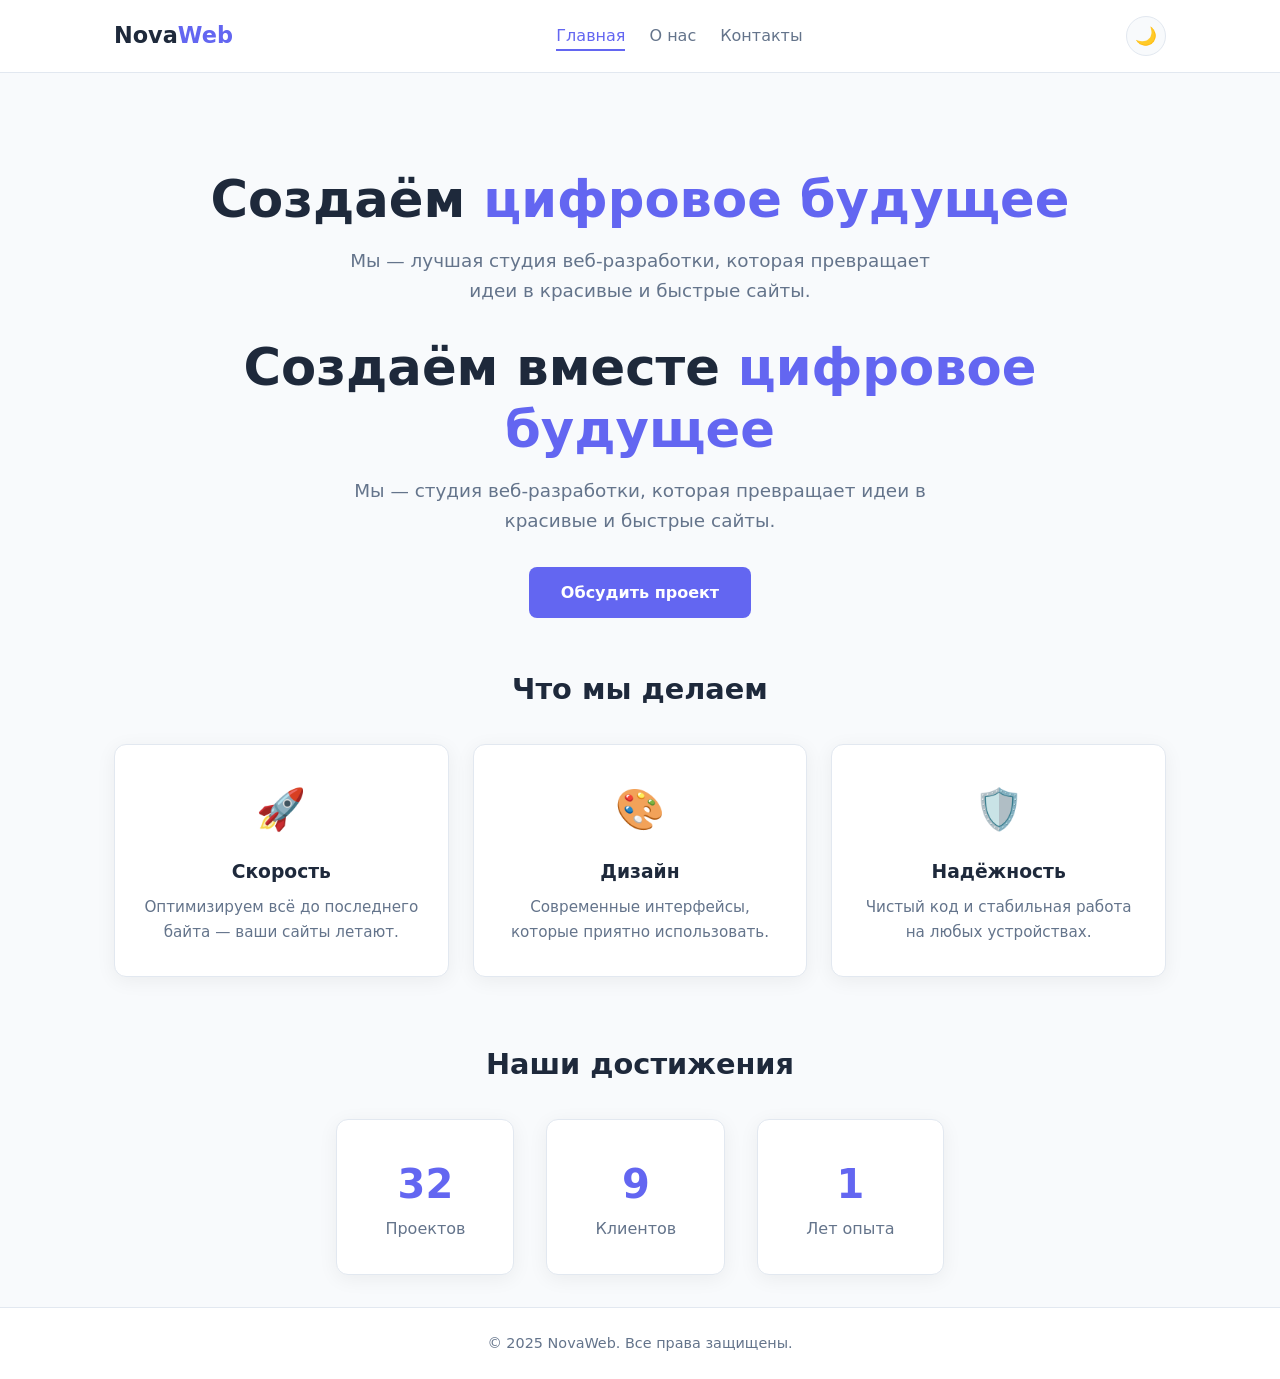
<file: index.html>
<!DOCTYPE html>
<html lang="ru">
<head>
    <meta charset="UTF-8">
    <meta name="viewport" content="width=device-width, initial-scale=1.0">
    <title>NovaWeb — Главная</title>
    <link rel="stylesheet" href="style.css">
</head>
<body>
    <header>
        <nav class="navbar">
            <div class="logo">Nova<span>Web</span></div>
            <ul class="nav-links">
                <li><a href="index.html" class="active">Главная</a></li>
                <li><a href="about.html">О нас</a></li>
                <li><a href="contact.html">Контакты</a></li>
            </ul>
            <button class="theme-toggle" id="themeToggle" title="Сменить тему">🌙</button>
        </nav>
    </header>

    <main>
        <section class="hero">

            <h1>Создаём <span class="accent">цифровое будущее</span></h1>
            <p>Мы — лучшая студия веб-разработки, которая превращает идеи в красивые и быстрые сайты.</p>

            <h1>Создаём вместе <span class="accent">цифровое будущее</span></h1>
            <p>Мы — студия веб-разработки, которая превращает идеи в красивые и быстрые сайты.</p>

            <a href="contact.html" class="btn">Обсудить проект</a>
        </section>

        <section class="features">
            <h2>Что мы делаем</h2>
            <div class="cards">
                <div class="card">
                    <div class="icon">🚀</div>
                    <h3>Скорость</h3>
                    <p>Оптимизируем всё до последнего байта — ваши сайты летают.</p>
                </div>
                <div class="card">
                    <div class="icon">🎨</div>
                    <h3>Дизайн</h3>
                    <p>Современные интерфейсы, которые приятно использовать.</p>
                </div>
                <div class="card">
                    <div class="icon">🛡️</div>
                    <h3>Надёжность</h3>
                    <p>Чистый код и стабильная работа на любых устройствах.</p>
                </div>
            </div>
        </section>

        <section class="counter-section">
            <h2>Наши достижения</h2>
            <div class="counters">
                <div class="counter-box">
                    <span class="counter" data-target="150">0</span>
                    <p>Проектов</p>
                </div>
                <div class="counter-box">
                    <span class="counter" data-target="42">0</span>
                    <p>Клиентов</p>
                </div>
                <div class="counter-box">
                    <span class="counter" data-target="7">0</span>
                    <p>Лет опыта</p>
                </div>
            </div>
        </section>
    </main>

    <footer>
        <p>© 2025 NovaWeb. Все права защищены.</p>
    </footer>

    <script src="script.js"></script>
</body>
</html>
</file>
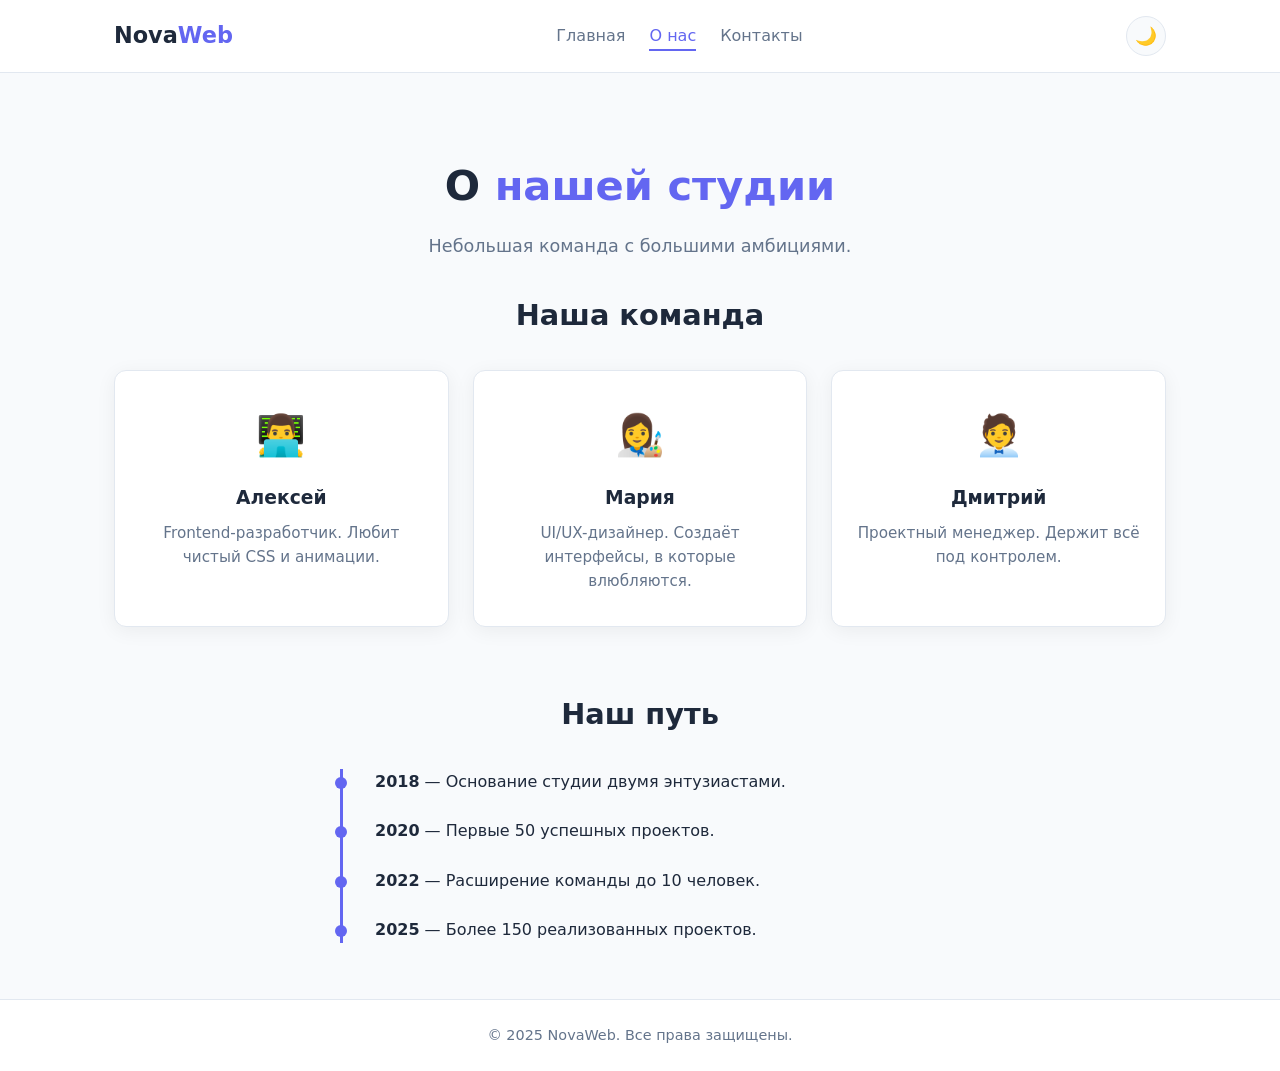
<file: about.html>
<!DOCTYPE html>
<html lang="ru">
<head>
    <meta charset="UTF-8">
    <meta name="viewport" content="width=device-width, initial-scale=1.0">
    <title>NovaWeb — О нас</title>
    <link rel="stylesheet" href="style.css">
</head>
<body>
    <header>
        <nav class="navbar">
            <div class="logo">Nova<span>Web</span></div>
            <ul class="nav-links">
                <li><a href="index.html">Главная</a></li>
                <li><a href="about.html" class="active">О нас</a></li>
                <li><a href="contact.html">Контакты</a></li>
            </ul>
            <button class="theme-toggle" id="themeToggle" title="Сменить тему">🌙</button>
        </nav>
    </header>

    <main>
        <section class="page-header">
            <h1>О <span class="accent">нашей студии</span></h1>
            <p>Небольшая команда с большими амбициями.</p>
        </section>

        <section class="team">
            <h2>Наша команда</h2>
            <div class="cards">
                <div class="card">
                    <div class="avatar">👨‍💻</div>
                    <h3>Алексей</h3>
                    <p>Frontend-разработчик. Любит чистый CSS и анимации.</p>
                </div>
                <div class="card">
                    <div class="avatar">👩‍🎨</div>
                    <h3>Мария</h3>
                    <p>UI/UX-дизайнер. Создаёт интерфейсы, в которые влюбляются.</p>
                </div>
                <div class="card">
                    <div class="avatar">🧑‍💼</div>
                    <h3>Дмитрий</h3>
                    <p>Проектный менеджер. Держит всё под контролем.</p>
                </div>
            </div>
        </section>

        <section class="timeline-section">
            <h2>Наш путь</h2>
            <ul class="timeline">
                <li><strong>2018</strong> — Основание студии двумя энтузиастами.</li>
                <li><strong>2020</strong> — Первые 50 успешных проектов.</li>
                <li><strong>2022</strong> — Расширение команды до 10 человек.</li>
                <li><strong>2025</strong> — Более 150 реализованных проектов.</li>
            </ul>
        </section>
    </main>

    <footer>
        <p>© 2025 NovaWeb. Все права защищены.</p>
    </footer>

    <script src="script.js"></script>
</body>
</html>
</file>
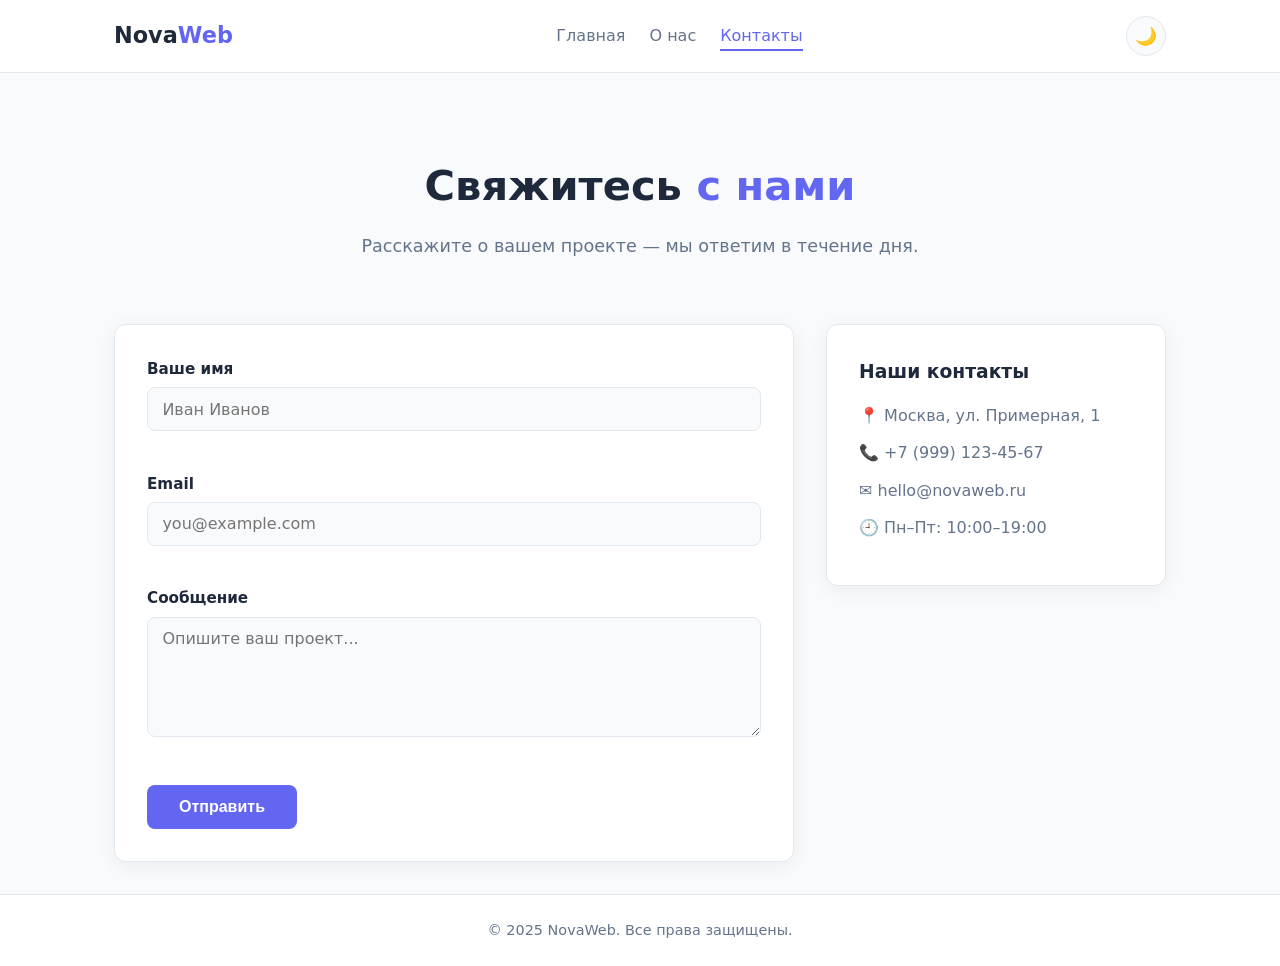
<file: contact.html>
<!DOCTYPE html>
<html lang="ru">
<head>
    <meta charset="UTF-8">
    <meta name="viewport" content="width=device-width, initial-scale=1.0">
    <title>NovaWeb — Контакты</title>
    <link rel="stylesheet" href="style.css">
</head>
<body>
    <header>
        <nav class="navbar">
            <div class="logo">Nova<span>Web</span></div>
            <ul class="nav-links">
                <li><a href="index.html">Главная</a></li>
                <li><a href="about.html">О нас</a></li>
                <li><a href="contact.html" class="active">Контакты</a></li>
            </ul>
            <button class="theme-toggle" id="themeToggle" title="Сменить тему">🌙</button>
        </nav>
    </header>

    <main>
        <section class="page-header">
            <h1>Свяжитесь <span class="accent">с нами</span></h1>
            <p>Расскажите о вашем проекте — мы ответим в течение дня.</p>
        </section>

        <section class="contact-section">
            <form id="contactForm" class="contact-form" novalidate>
                <div class="form-group">
                    <label for="name">Ваше имя</label>
                    <input type="text" id="name" name="name" placeholder="Иван Иванов">
                    <span class="error" id="nameError"></span>
                </div>

                <div class="form-group">
                    <label for="email">Email</label>
                    <input type="email" id="email" name="email" placeholder="you@example.com">
                    <span class="error" id="emailError"></span>
                </div>

                <div class="form-group">
                    <label for="message">Сообщение</label>
                    <textarea id="message" name="message" rows="5" placeholder="Опишите ваш проект..."></textarea>
                    <span class="error" id="messageError"></span>
                </div>

                <button type="submit" class="btn">Отправить</button>
                <p class="success-msg" id="successMsg">✅ Сообщение отправлено! Мы свяжемся с вами.</p>
            </form>

            <aside class="contact-info">
                <h3>Наши контакты</h3>
                <p>📍 Москва, ул. Примерная, 1</p>
                <p>📞 +7 (999) 123-45-67</p>
                <p>✉️ hello@novaweb.ru</p>
                <p>🕘 Пн–Пт: 10:00–19:00</p>
            </aside>
        </section>
    </main>

    <footer>
        <p>© 2025 NovaWeb. Все права защищены.</p>
    </footer>

    <script src="script.js"></script>
</body>
</html>
</file>
<file: style.css>
/* ===== Базовые стили ===== */
* {
    margin: 0;
    padding: 0;
    box-sizing: border-box;
}

:root {
    --bg: #f8fafc;
    --surface: #ffffff;
    --text: #1e293b;
    --muted: #64748b;
    --accent: #6366f1;
    --accent-hover: #4f46e5;
    --border: #e2e8f0;
    --shadow: 0 4px 20px rgba(0, 0, 0, 0.06);
}

body.dark {
    --bg: #0f172a;
    --surface: #1e293b;
    --text: #f1f5f9;
    --muted: #94a3b8;
    --accent: #818cf8;
    --accent-hover: #a5b4fc;
    --border: #334155;
    --shadow: 0 4px 20px rgba(0, 0, 0, 0.4);
}

body {
    font-family: 'Segoe UI', system-ui, -apple-system, sans-serif;
    background: var(--bg);
    color: var(--text);
    line-height: 1.6;
    transition: background 0.3s, color 0.3s;
    min-height: 100vh;
    display: flex;
    flex-direction: column;
}

main {
    flex: 1;
    max-width: 1100px;
    margin: 0 auto;
    padding: 2rem 1.5rem;
    width: 100%;
}

/* ===== Навигация ===== */
.navbar {
    display: flex;
    align-items: center;
    justify-content: space-between;
    max-width: 1100px;
    margin: 0 auto;
    padding: 1rem 1.5rem;
    gap: 1rem;
    flex-wrap: wrap;
}

header {
    background: var(--surface);
    border-bottom: 1px solid var(--border);
    position: sticky;
    top: 0;
    z-index: 100;
    transition: background 0.3s;
}

.logo {
    font-size: 1.4rem;
    font-weight: 700;
}

.logo span {
    color: var(--accent);
}

.nav-links {
    display: flex;
    list-style: none;
    gap: 1.5rem;
}

.nav-links a {
    text-decoration: none;
    color: var(--muted);
    font-weight: 500;
    padding: 0.25rem 0;
    border-bottom: 2px solid transparent;
    transition: color 0.2s, border-color 0.2s;
}

.nav-links a:hover,
.nav-links a.active {
    color: var(--accent);
    border-bottom-color: var(--accent);
}

.theme-toggle {
    background: var(--bg);
    border: 1px solid var(--border);
    border-radius: 50%;
    width: 40px;
    height: 40px;
    font-size: 1.1rem;
    cursor: pointer;
    transition: transform 0.2s, background 0.3s;
}

.theme-toggle:hover {
    transform: scale(1.1);
}

/* ===== Hero ===== */
.hero {
    text-align: center;
    padding: 4rem 0 3rem;
}

.hero h1 {
    font-size: clamp(2rem, 5vw, 3.2rem);
    line-height: 1.2;
    margin-bottom: 1rem;
}

.accent {
    color: var(--accent);
}

.hero p {
    color: var(--muted);
    font-size: 1.15rem;
    max-width: 600px;
    margin: 0 auto 2rem;
}

.btn {
    display: inline-block;
    background: var(--accent);
    color: #fff;
    border: none;
    padding: 0.8rem 2rem;
    border-radius: 8px;
    font-size: 1rem;
    font-weight: 600;
    text-decoration: none;
    cursor: pointer;
    transition: background 0.2s, transform 0.2s;
}

.btn:hover {
    background: var(--accent-hover);
    transform: translateY(-2px);
}

/* ===== Карточки ===== */
.features h2,
.team h2,
.counter-section h2,
.timeline-section h2 {
    text-align: center;
    margin-bottom: 2rem;
    font-size: 1.8rem;
}

.cards {
    display: grid;
    grid-template-columns: repeat(auto-fit, minmax(240px, 1fr));
    gap: 1.5rem;
}

.card {
    background: var(--surface);
    border: 1px solid var(--border);
    border-radius: 12px;
    padding: 2rem 1.5rem;
    text-align: center;
    box-shadow: var(--shadow);
    transition: transform 0.25s, box-shadow 0.25s, background 0.3s;
}

.card:hover {
    transform: translateY(-6px);
    box-shadow: 0 10px 30px rgba(99, 102, 241, 0.15);
}

.card .icon,
.card .avatar {
    font-size: 2.5rem;
    margin-bottom: 1rem;
}

.card h3 {
    margin-bottom: 0.5rem;
}

.card p {
    color: var(--muted);
    font-size: 0.95rem;
}

/* ===== Счётчики ===== */
.counter-section {
    margin-top: 4rem;
    text-align: center;
}

.counters {
    display: flex;
    justify-content: center;
    gap: 2rem;
    flex-wrap: wrap;
}

.counter-box {
    background: var(--surface);
    border: 1px solid var(--border);
    border-radius: 12px;
    padding: 2rem 3rem;
    box-shadow: var(--shadow);
    transition: background 0.3s;
}

.counter {
    font-size: 2.5rem;
    font-weight: 700;
    color: var(--accent);
}

.counter-box p {
    color: var(--muted);
}

/* ===== Страницы ===== */
.page-header {
    text-align: center;
    padding: 3rem 0 2rem;
}

.page-header h1 {
    font-size: clamp(1.8rem, 4vw, 2.6rem);
    margin-bottom: 0.75rem;
}

.page-header p {
    color: var(--muted);
    font-size: 1.1rem;
}

/* ===== Таймлайн ===== */
.timeline-section {
    margin-top: 4rem;
}

.timeline {
    list-style: none;
    max-width: 600px;
    margin: 0 auto;
    border-left: 3px solid var(--accent);
    padding-left: 1.5rem;
}

.timeline li {
    position: relative;
    margin-bottom: 1.5rem;
    padding-left: 0.5rem;
}

.timeline li::before {
    content: '';
    position: absolute;
    left: -2rem;
    top: 0.5rem;
    width: 12px;
    height: 12px;
    background: var(--accent);
    border-radius: 50%;
}

/* ===== Контакты ===== */
.contact-section {
    display: grid;
    grid-template-columns: 2fr 1fr;
    gap: 2rem;
    margin-top: 2rem;
}

.contact-form {
    background: var(--surface);
    border: 1px solid var(--border);
    border-radius: 12px;
    padding: 2rem;
    box-shadow: var(--shadow);
    transition: background 0.3s;
}

.form-group {
    margin-bottom: 1.25rem;
}

.form-group label {
    display: block;
    font-weight: 600;
    margin-bottom: 0.4rem;
    font-size: 0.95rem;
}

.form-group input,
.form-group textarea {
    width: 100%;
    padding: 0.7rem 0.9rem;
    border: 1px solid var(--border);
    border-radius: 8px;
    font-size: 1rem;
    font-family: inherit;
    background: var(--bg);
    color: var(--text);
    transition: border-color 0.2s, background 0.3s;
}

.form-group input:focus,
.form-group textarea:focus {
    outline: none;
    border-color: var(--accent);
}

.form-group input.invalid,
.form-group textarea.invalid {
    border-color: #ef4444;
}

.error {
    color: #ef4444;
    font-size: 0.85rem;
    display: block;
    margin-top: 0.3rem;
    min-height: 1rem;
}

.success-msg {
    display: none;
    color: #22c55e;
    font-weight: 600;
    margin-top: 1rem;
}

.success-msg.show {
    display: block;
    animation: fadeIn 0.4s;
}

@keyframes fadeIn {
    from { opacity: 0; transform: translateY(-6px); }
    to   { opacity: 1; transform: translateY(0); }
}

.contact-info {
    background: var(--surface);
    border: 1px solid var(--border);
    border-radius: 12px;
    padding: 2rem;
    box-shadow: var(--shadow);
    height: fit-content;
    transition: background 0.3s;
}

.contact-info h3 {
    margin-bottom: 1rem;
}

.contact-info p {
    margin-bottom: 0.75rem;
    color: var(--muted);
}

/* ===== Футер ===== */
footer {
    background: var(--surface);
    border-top: 1px solid var(--border);
    text-align: center;
    padding: 1.5rem;
    color: var(--muted);
    font-size: 0.9rem;
    transition: background 0.3s;
}

/* ===== Адаптивность ===== */
@media (max-width: 768px) {
    .contact-section {
        grid-template-columns: 1fr;
    }

    .nav-links {
        gap: 1rem;
        font-size: 0.95rem;
    }

    .counter-box {
        padding: 1.5rem 2rem;
    }
}
</file>
